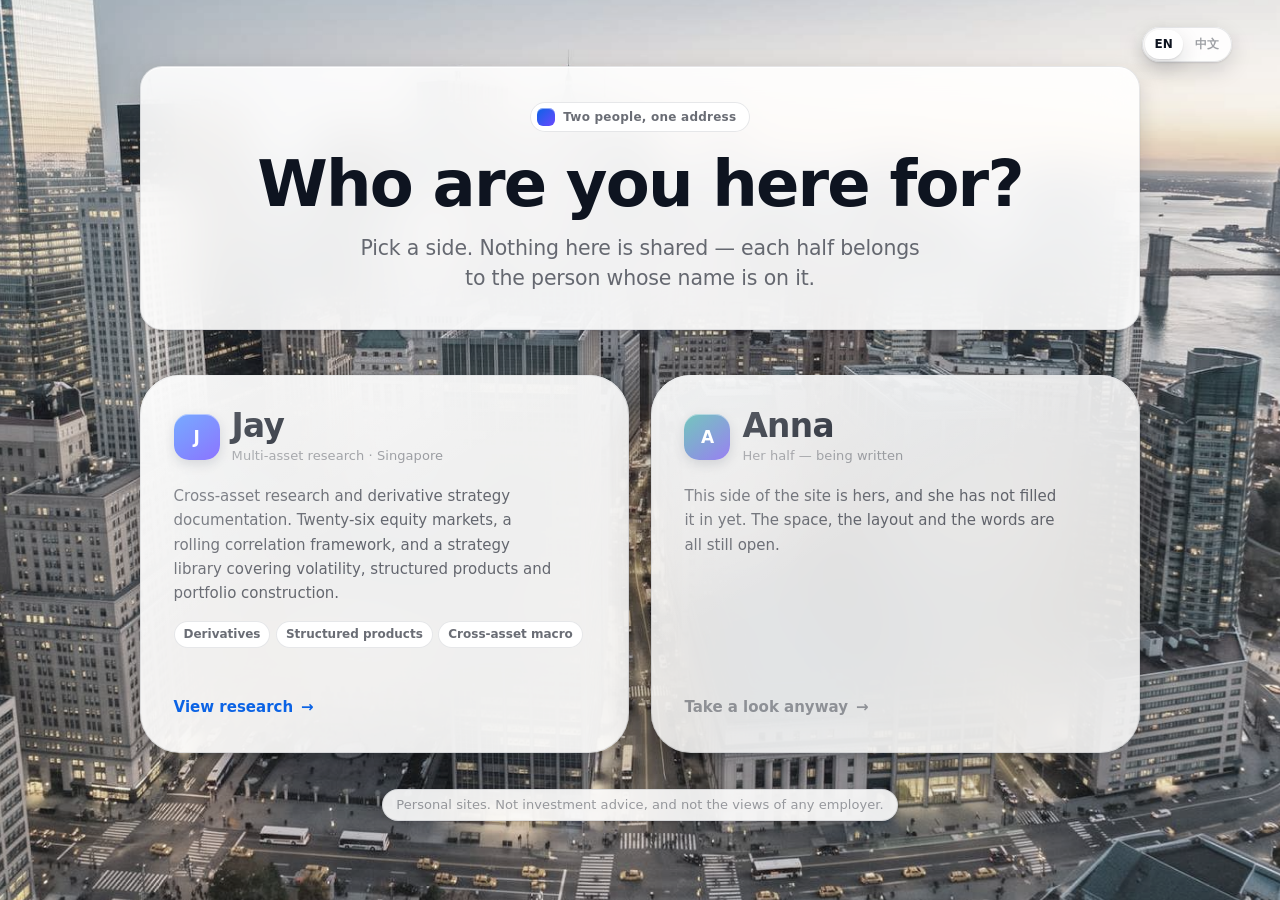
<file: index.html>
<!doctype html>
<html lang="en">
<head>
<meta charset="utf-8">
<meta name="viewport" content="width=device-width, initial-scale=1, viewport-fit=cover">
<title>Jay &amp; Anna</title>
<meta name="description" content="Two people, one address. Jay's half: derivative strategy notes, a cross-asset interaction grid, and an interactive world atlas of market structure.">
<meta name="color-scheme" content="light">
<meta property="og:title" content="Jay &amp; Anna">
<meta property="og:description" content="Multi-asset market structure, derivative strategy notes and an interactive world atlas.">
<meta property="og:type" content="website">
<link rel="icon" href="data:image/svg+xml,<svg xmlns='http://www.w3.org/2000/svg' viewBox='0 0 32 32'><rect width='32' height='32' rx='9' fill='%230b63e5'/><circle cx='16' cy='16' r='7' fill='none' stroke='white' stroke-width='2.4'/><path d='M9 16h14M16 9c3.2 3.6 3.2 10.4 0 14M16 9c-3.2 3.6-3.2 10.4 0 14' stroke='white' stroke-width='1.6' fill='none'/></svg>">
<link rel="stylesheet" href="assets/css/site.css">
</head>
<body>
<div class="backdrop" id="backdrop" aria-hidden="true"></div>
<div class="field" aria-hidden="true"></div>
<a class="skip" href="#main">Skip to content</a>

<header class="chrome" id="chrome" hidden>
  <div class="chrome-in">
    <a class="mark" href="#/" id="chromeMark" title="Back to the front">
      <span class="back" aria-hidden="true">‹</span><span class="mark-dot"></span><span class="who" id="chromeWho">—</span>
    </a>
    <nav class="seg" id="seg" aria-label="Sections">
      <span class="seg-pill" aria-hidden="true"></span>
      <a href="#/base"       data-route="base"       data-i18n="navBase">Base</a>
      <a href="#/strategies" data-route="strategies" data-i18n="navStrategies">Strategies</a>
      <a href="#/signals"    data-route="signals"    data-i18n="navSignals">Signals</a>
      <a href="#/atlas"      data-route="atlas"      data-i18n="navAtlas">Atlas</a>
    </nav>
    <div class="lang" data-lang-switch aria-label="Language / 语言" role="group"></div>
  </div>
</header>

<main id="main">

<!-- ══════════════════ GATE ══════════════════ -->
<section class="route" id="route-gate">
  <div class="gate">
    <div class="lang gate-lang" data-lang-switch aria-label="Language / 语言" role="group"></div>
    <div class="gate-in">
      <div class="gate-head">
        <span class="gate-mark"><span class="mark-dot"></span><span data-fill="gate-eyebrow">—</span></span>
        <h1 data-fill="gate-title">—</h1>
        <p class="t-lede" data-fill="gate-sub">—</p>
      </div>
      <div class="gate-grid" id="gateGrid"></div>
      <p class="t-caption gate-foot"><span data-fill="gate-foot">—</span></p>
    </div>
  </div>
</section>

<!-- ══════════════════ ANNA ══════════════════ -->
<section class="route" id="route-anna">
  <div class="wrap holding">
    <div class="plate">
      <div class="t-label" data-fill="anna-eyebrow">—</div>
      <h1 style="margin-top:0.7rem" data-fill="anna-title">—</h1>
      <p class="t-lede" style="max-width:48ch;margin-top:1.1rem" data-fill="anna-lede">—</p>
      <div class="hero-actions" style="margin-top:1.8rem">
        <a class="btn btn-quiet" href="#/" data-goto="gate" data-i18n="back">Back to the front</a>
      </div>
    </div>
    <div class="grid grid-3" style="margin-top:1.4rem" id="annaSlots"></div>
  </div>
</section>

<!-- ══════════════════ BASE ══════════════════ -->
<section class="route" id="route-base">
  <div class="wrap hero">
    <div class="plate">
      <div class="t-label" data-fill="role">—</div>
      <h1 style="margin-top:0.7rem" data-i18n-html="heroTitle">Cross-asset research and<br>strategy documentation.</h1>
      <p class="t-lede" data-fill="tagline">—</p>
      <div class="hero-actions">
        <a class="btn" href="#/atlas" data-goto="atlas" data-i18n="heroAtlas">Market atlas</a>
        <a class="btn btn-quiet" href="#/strategies" data-goto="strategies" data-i18n="heroShelf">Strategy library</a>
      </div>
    </div>
    <div class="statbar" id="statbar"></div>
  </div>

  <div class="wrap section">
    <div class="section-head">
      <h2 data-i18n="threeTitle">Sections</h2>
      <p class="t-body" data-i18n="threeSub">Strategy documentation, cross-asset analytics, and market structure by country.</p>
    </div>
    <div class="grid grid-3">
      <article class="card pad tap reveal" data-goto="strategies" tabindex="0" role="link">
        <div class="t-label" data-i18n="c1Label">Strategies</div>
        <h3 class="t-head" style="margin:0.5rem 0 0.4rem" data-i18n="c1Head">Strategy library</h3>
        <p class="t-body" style="margin:0;font-size:0.9375rem" data-i18n="c1Body">Derivative and structured-product strategies, each stating its objective, implementation and principal risks.</p>
      </article>
      <article class="card pad tap reveal" data-goto="signals" tabindex="0" role="link">
        <div class="t-label" data-i18n="c2Label">Signals</div>
        <h3 class="t-head" style="margin:0.5rem 0 0.4rem" data-i18n="c2Head">Cross-asset analytics</h3>
        <p class="t-body" style="margin:0;font-size:0.9375rem" data-i18n="c2Body">A rolling correlation matrix across the thirteen instruments that drive multi-asset positioning, with dated commentary.</p>
      </article>
      <article class="card pad tap reveal" data-goto="atlas" tabindex="0" role="link">
        <div class="t-label" data-i18n="c3Label">Atlas</div>
        <h3 class="t-head" style="margin:0.5rem 0 0.4rem" data-i18n="c3Head">Market atlas</h3>
        <p class="t-body" style="margin:0;font-size:0.9375rem" data-i18n="c3Body">Twenty-six equity markets: capitalisation, macro indicators, benchmark sector composition and largest constituents.</p>
      </article>
    </div>
  </div>

</section>

<!-- ══════════════════ STRATEGIES ══════════════════ -->
<section class="route" id="route-strategies">
  <div class="wrap section" style="padding-top:clamp(2rem,6vw,4rem)">
    <div class="section-head">
      <div class="t-label" data-i18n="shelfLabel">Coverage</div>
      <h2 style="margin-top:0.5rem" data-i18n="shelfTitle">Derivative and structured-product strategies</h2>
      <p class="t-body" data-i18n="shelfBody">Each entry states its objective, its implementation and its principal risks. Selection reflects mandates worked on directly rather than a survey of the field. Select an entry for detail.</p>
    </div>
    <div class="grid grid-2" id="stratGrid"></div>
  </div>

  <div class="wrap section" style="padding-top:0">
    <div class="card pad reveal">
      <div class="t-label" data-i18n="skillLabel">Capabilities</div>
      <h2 class="t-title" style="margin:0.5rem 0 1.4rem" data-i18n="skillTitle">Technical coverage</h2>
      <div class="skillrow" id="skillList"></div>
    </div>
  </div>
</section>

<!-- ══════════════════ SIGNALS ══════════════════ -->
<section class="route" id="route-signals">
  <div class="wrap section" style="padding-top:clamp(2rem,6vw,4rem)">
    <div class="section-head">
      <div class="t-label" data-i18n="xaLabel">Cross-asset analytics</div>
      <h2 style="margin-top:0.5rem" data-i18n="xaTitle">Rolling correlation matrix</h2>
      <p class="t-body" data-i18n="xaBody">Pairwise correlation of daily returns across the thirteen instruments that drive multi-asset positioning. Changes in sign carry more information than changes in level.</p>
    </div>

    <div class="card pad reveal">
      <div class="heat-scroll"><table class="heat" id="heatTable"></table></div>
      <div class="legend">
        <span class="t-caption">−1</span>
        <span class="swatches" id="heatLegend"></span>
        <span class="t-caption">+1</span>
        <span class="t-caption" style="margin-left:auto" id="heatWindow"></span>
      </div>
    </div>

    <div class="grid grid-2" style="margin-top:1rem">
      <div class="card pad reveal">
        <div class="t-label" data-i18n="readsLabel">Observations</div>
        <ul id="heatReads" style="margin:0.8rem 0 0;padding-left:1.1rem"></ul>
      </div>
      <div class="card pad reveal">
        <div class="t-label" data-i18n="howLabel">Methodology</div>
        <p class="t-body" style="font-size:0.9375rem" data-i18n="howBody">Computed on the trailing sixty observations common to all thirteen series. Yield and implied-volatility series are differenced rather than returned, since the correlation of a level against a price is not interpretable. A matrix converging toward one indicates diversification has been withdrawn at the point it is required.</p>
        <p class="t-caption" style="margin-bottom:0" data-i18n="howNote">Source series are end-of-day closes. Where a series is unavailable the prior value is retained and marked.</p>
      </div>
    </div>
  </div>

  <div class="wrap section" style="padding-top:0">
    <div class="section-head">
      <div class="t-label" data-i18n="logLabel">Commentary</div>
      <h2 style="margin-top:0.5rem" data-i18n="logTitle">Market commentary</h2>
      <p class="t-body" data-i18n="logBody">Dated entries recording a market development and its positioning consequence. Maintained manually.</p>
    </div>
    <ul class="tl" id="eventList"></ul>
  </div>
</section>

<!-- ══════════════════ ATLAS ══════════════════ -->
<section class="route" id="route-atlas">
  <div class="wrap section" style="padding-top:clamp(2rem,6vw,3rem)">
    <div class="section-head">
      <div class="t-label" data-i18n="atlasLabel">Market atlas</div>
      <h2 style="margin-top:0.5rem" data-i18n="atlasTitle">Coverage by market</h2>
      <p class="t-body" data-i18n="atlasBody">Twenty-six equity markets. Select a metric to colour the map, or select a market for its macro indicators, benchmark sector composition and five largest constituents by capitalisation.</p>
    </div>

    <div class="atlas-shell reveal">
      <div class="map-frame">
        <svg id="map" viewBox="0 0 1000 520" role="img" aria-label="World map coloured by the selected market metric"></svg>
        <div class="map-toolbar"><div class="metric-seg" id="metricSeg" role="group" aria-label="Map metric"></div></div>
        <div class="map-legend">
          <div class="t-label" id="legendLabel">—</div>
          <div class="swatches" id="legendSwatches" style="display:flex;border-radius:4px;overflow:hidden;margin:0.35rem 0 0.25rem"></div>
          <div class="t-caption num" id="legendRange">—</div>
          <div id="legendFresh"></div>
        </div>
        <div class="map-zoom">
          <button class="icon-btn" id="zoomIn"    type="button" aria-label="Zoom in">＋</button>
          <button class="icon-btn" id="zoomOut"   type="button" aria-label="Zoom out">－</button>
          <button class="icon-btn" id="zoomReset" type="button" aria-label="Reset view">⤢</button>
        </div>
        <div class="map-tip" id="mapTip" role="status" aria-live="polite"></div>
      </div>
    </div>

    <div style="display:flex;flex-wrap:wrap;gap:0.4rem;margin-top:1.1rem" id="countryList"></div>
    <p class="t-caption atlas-note" style="margin-top:1.2rem;max-width:70ch" data-fill="disclaimer"></p>
  </div>
</section>

</main>

<footer class="foot" id="foot">
  <div class="wrap"><div class="foot-inner foot-grid">
    <div>
      <div class="mark" style="margin-bottom:0.4rem"><span class="mark-dot"></span><span data-fill="owner">—</span></div>
      <div class="t-caption" data-fill="footnote">—</div>
    </div>
    <div id="footLinks" class="t-caption"></div>
  </div></div>
</footer>

<div class="scrim" id="scrim"></div>
<aside class="sheet" id="sheet" role="dialog" aria-modal="true" aria-label="Detail" aria-hidden="true">
  <div class="sheet-grip"><i></i></div>
  <div class="sheet-body" id="sheetBody"></div>
</aside>

<!-- Order matters: data → live overlay → translations → geometry → features → shell (app.js boots last). -->
<script src="assets/js/data.js"></script>
<script src="assets/js/market.js"></script>
<script src="assets/js/i18n.js"></script>
<script src="assets/js/world.js"></script>
<script src="assets/js/heat.js"></script>
<script src="assets/js/atlas.js"></script>
<script src="assets/js/app.js"></script>
</body>
</html>
</file>
<file: assets/css/site.css>
/* ============================================================
   Intelligence Base — frost white
   One committed light world: soft colour wash behind real glass.
   Apple foundations — size-specific tracking, translucent materials
   with a bright catching edge, spring-driven interruptible motion.
   ============================================================ */

/* ---------- Tokens ---------- */
:root {
  color-scheme: light;

  /* Ground — cool, never pure white; the wash is what glass reads against */
  --bg:      #edf0f6;
  --bg-deep: #e3e8f1;
  --wash-a:  #b9d3ff;   /* cool blue    */
  --wash-b:  #d8ccff;   /* soft violet  */
  --wash-c:  #bfeade;   /* pale mint    */
  --wash-d:  #ffd9e4;   /* faint rose   */

  /* Materials — weight encodes hierarchy. Never stack thin on thin. */
  --frost:        rgba(255,255,255,0.62);
  --frost-strong: rgba(255,255,255,0.82);
  --frost-thin:   rgba(255,255,255,0.40);
  --solid:        #ffffff;
  --sunk:         rgba(14,20,32,0.035);
  --edge:         rgba(255,255,255,0.88);   /* light catching the top face */
  --hairline:      rgba(14,22,40,0.11);
  --hairline-soft: rgba(14,22,40,0.06);

  --blur-sm: saturate(170%) blur(14px);
  --blur-md: saturate(180%) blur(24px);
  --blur-lg: saturate(190%) blur(40px);

  /* Ink — cool near-black, never pure */
  --ink:   #0e1420;
  --ink-2: rgba(14,20,32,0.62);
  --ink-3: rgba(14,20,32,0.40);

  --accent:   #0b63e5;
  --accent-2: #6b49ff;
  --pos:      #0e7a63;
  --neg:      #c62b3e;
  --warn:     #b3690a;

  /* Sequential ramp (magnitude): one hue, light → dark */
  --ramp-0: #e4e9f3;
  --ramp-1: #c5d4ef;
  --ramp-2: #97b6e6;
  --ramp-3: #6394da;
  --ramp-4: #3a6fc4;
  --ramp-5: #1f4b96;

  /* Diverging ramp (polarity): two hues + neutral midpoint.
     Red↔teal, not red↔green — it survives deuteranopia. */
  --div-n3: #b0243a;
  --div-n2: #d95f4d;
  --div-n1: #f0aa96;
  --div-0:  #e7e6e2;
  --div-p1: #8fc9c5;
  --div-p2: #2f9a94;
  --div-p3: #0d6d6a;

  /* Bigger surfaces read as thicker: more blur, deeper shadow */
  --shadow-1: 0 1px 2px rgba(13,24,48,.05), 0 6px 18px rgba(13,24,48,.05);
  --shadow-2: 0 1px 3px rgba(13,24,48,.06), 0 18px 44px rgba(13,24,48,.09);
  --shadow-3: 0 2px 6px rgba(13,24,48,.07), 0 34px 80px rgba(13,24,48,.13);

  --r-sm: 10px;
  --r-md: 16px;
  --r-lg: 22px;
  --r-xl: 30px;
  --r-2xl: 40px;
  --gut: clamp(1.25rem, 4vw, 3rem);
  --maxw: 1180px;
}

/* ---------- Reset & base type ---------- */
*, *::before, *::after { box-sizing: border-box; }
html { -webkit-text-size-adjust: 100%; }

body {
  margin: 0;
  background: var(--bg);
  color: var(--ink);
  font: 100%/1.55 -apple-system, BlinkMacSystemFont, "SF Pro Text", "Segoe UI", system-ui, sans-serif;
  font-optical-sizing: auto;
  -webkit-font-smoothing: antialiased;
  overflow-x: hidden;
}

/* Tracking is size-specific — never one value for every size. */
h1, .t-display {
  font-size: clamp(2.25rem, 5.5vw, 4rem);
  line-height: 1.03; letter-spacing: -0.028em; font-weight: 700; margin: 0;
}
h2, .t-title {
  font-size: clamp(1.5rem, 2.6vw, 2.125rem);
  line-height: 1.14; letter-spacing: -0.021em; font-weight: 650; margin: 0;
}
h3, .t-head {
  font-size: 1.0625rem; line-height: 1.3; letter-spacing: -0.012em; font-weight: 620; margin: 0;
}
p, li { letter-spacing: 0; }
.t-body   { font-size: 1rem; line-height: 1.62; color: var(--ink-2); }
.t-lede   { font-size: clamp(1.0625rem, 1.6vw, 1.3125rem); line-height: 1.5; letter-spacing: -0.008em; color: var(--ink-2); }
.t-caption{ font-size: 0.8125rem; line-height: 1.45; letter-spacing: 0.005em; color: var(--ink-3); }
.t-label  { font-size: 0.6875rem; font-weight: 640; text-transform: uppercase; letter-spacing: 0.075em; color: var(--ink-3); }
.num { font-variant-numeric: tabular-nums; font-feature-settings: "tnum" 1; }

a { color: var(--accent); text-decoration: none; }
a:hover { text-decoration: underline; }
.pos { color: var(--pos); }
.neg { color: var(--neg); }

/* ---------- Chinese ----------------------------------------------
   Latin tracking rules invert for CJK: the negative letter-spacing that
   tightens a large Latin headline mangles Chinese glyphs, and Chinese
   body text needs more leading, not less. Numerals stay Latin. */
html[lang="zh-Hans"] body {
  font-family: -apple-system, BlinkMacSystemFont, "PingFang SC", "Hiragino Sans GB",
               "Microsoft YaHei", "Noto Sans SC", "Source Han Sans SC", system-ui, sans-serif;
  line-height: 1.72;
}
html[lang="zh-Hans"] h1, html[lang="zh-Hans"] h2, html[lang="zh-Hans"] h3,
html[lang="zh-Hans"] .t-display, html[lang="zh-Hans"] .t-title,
html[lang="zh-Hans"] .t-head, html[lang="zh-Hans"] .t-lede,
html[lang="zh-Hans"] .door h2, html[lang="zh-Hans"] .btn,
html[lang="zh-Hans"] .seg a, html[lang="zh-Hans"] .statbar .v,
html[lang="zh-Hans"] .kv .v { letter-spacing: 0; }

html[lang="zh-Hans"] h1, html[lang="zh-Hans"] .t-display { line-height: 1.2; font-weight: 700; }
html[lang="zh-Hans"] h2, html[lang="zh-Hans"] .t-title   { line-height: 1.32; }
html[lang="zh-Hans"] .t-body   { line-height: 1.85; }
html[lang="zh-Hans"] .t-lede   { line-height: 1.72; }
html[lang="zh-Hans"] .t-caption{ line-height: 1.7; }
html[lang="zh-Hans"] .t-label  { letter-spacing: 0.06em; }
html[lang="zh-Hans"] .door h2  { line-height: 1.22; }
html[lang="zh-Hans"] .door .door-sum { max-width: 26em; }
html[lang="zh-Hans"] .gate-head p { max-width: 27em; }   /* stops a one-word orphan line */
html[lang="zh-Hans"] .section-head .t-body { max-width: 40em; }
html[lang="zh-Hans"] .hero .t-lede { max-width: 24em; }
html[lang="zh-Hans"] table.heat th { font-weight: 600; }

.wrap { max-width: var(--maxw); margin: 0 auto; padding-inline: var(--gut); }

/* ---------- Photographic backdrop --------------------------------
   Optional. Configured in data.js → window.BACKDROP. With no images
   listed, nothing renders here and the colour wash below stands alone.

   Legibility is enforced structurally, not by taste: the photograph is
   desaturated and blurred, held at low opacity, and covered by a scrim
   that is heaviest exactly where the chrome and the reading column sit.
   Frosted panels then sit on top of all of it.                        */
.backdrop { position: fixed; inset: 0; z-index: -3; overflow: hidden; pointer-events: none; }

.backdrop-layer {
  position: absolute; inset: -6%;
  background-size: cover; background-position: center 45%;
  filter: blur(var(--photo-blur, 2px)) saturate(0.55) contrast(0.88) brightness(1.06);
  opacity: 0;
  transition: opacity 2.6s cubic-bezier(.4,0,.2,1);
  will-change: opacity, transform;
  animation: photoDrift 52s ease-in-out infinite alternate;
}
.backdrop-layer.is-on { opacity: var(--photo-opacity, 0.18); }

/* A slow dolly, not a zoom. One cycle per 52s sits well below the
   0.2 Hz band that reads as pulsing. */
@keyframes photoDrift {
  from { transform: scale(1.05) translate3d(-1.2%, 0.6%, 0); }
  to   { transform: scale(1.13) translate3d(1.2%, -0.9%, 0); }
}

/* No scrim. Legibility is carried by the panels, not by washing the
   photograph out. */

/* The photograph replaces the colour wash rather than sitting under it. */
body.has-photo .field { display: none; }

/* ---------- Materials over a photograph ---------------------------
   A 62%-white panel reads as glass over a pale wash and as mid-grey over
   a dusk photograph, which would take dark text below AA. With an image
   behind, every surface becomes markedly more opaque and every shadow
   deepens, so panels separate from the city rather than dissolving into
   it. The tokens change; no component needs to know.                  */
body.has-photo {
  --frost:        rgba(255,255,255,0.90);
  --frost-strong: rgba(255,255,255,0.96);
  --frost-thin:   rgba(255,255,255,0.86);
  --solid:        #ffffff;
  --sunk:         rgba(14,20,32,0.05);
  --hairline:      rgba(14,22,40,0.16);
  --hairline-soft: rgba(14,22,40,0.10);
  --shadow-1: 0 1px 2px rgba(8,14,28,.10), 0 8px 22px rgba(8,14,28,.14);
  --shadow-2: 0 2px 6px rgba(8,14,28,.12), 0 22px 50px rgba(8,14,28,.22);
  --shadow-3: 0 3px 10px rgba(8,14,28,.16), 0 40px 90px rgba(8,14,28,.30);
}

/* ---------- Plate ------------------------------------------------
   Any run of text that would otherwise sit directly on the photograph.
   Without an image behind, a plate is invisible — the page looks exactly
   as it did before. */
.plate { border-radius: var(--r-lg); }
body.has-photo .plate,
body.has-photo .section-head,
body.has-photo .tl,
body.has-photo .gate-head,
body.has-photo .atlas-note,
body.has-photo .foot-inner {
  background: var(--frost);
  backdrop-filter: var(--blur-md); -webkit-backdrop-filter: var(--blur-md);
  border: 1px solid var(--hairline-soft);
  border-radius: var(--r-lg);
  box-shadow: var(--shadow-1), inset 0 1px 0 var(--edge);
  padding: clamp(1.2rem, 2.6vw, 1.9rem);
}
body.has-photo .gate-head { padding: clamp(1.5rem, 3vw, 2.2rem); }
body.has-photo .section-head { margin-bottom: 1.75rem; }
body.has-photo .tl { padding-left: clamp(1.9rem, 3.4vw, 2.6rem); }
body.has-photo .tl::before { left: calc(clamp(1.2rem, 2.6vw, 1.9rem) + 7px); }
body.has-photo .tl li::before { box-shadow: 0 0 0 3px rgba(255,255,255,0.92); }
body.has-photo .hero { padding-bottom: clamp(1.4rem, 3vw, 2.2rem); }
body.has-photo .statbar { box-shadow: 0 0 0 1px var(--hairline-soft), var(--shadow-2); }

/* The chrome is the one surface that always overlaps the image. */
body.has-photo .chrome { background: rgba(255,255,255,0.90); }
/* Measured: the two thinnest surfaces were the only ones that fell below
   AA over the photograph. Both are lifted just far enough. */
/* A chip is 26px tall. Translucency at that size reads as noise, not as
   material, and it was the one element that would not clear AA over a
   busy frame of the photograph. */
body.has-photo .chip { background: #fff; }
body.has-photo .door.is-quiet { background: rgba(255,255,255,0.84); }
body.has-photo .door.is-quiet:hover { background: rgba(255,255,255,0.92); }
body.has-photo footer.foot { border-top: 0; }

/* ---------- The wash the glass sits on ---------- */

@media (prefers-reduced-motion: reduce) {
  .backdrop-layer { animation: none; transition: none; }
}
/* Legibility outranks atmosphere: when either preference is set, the
   photograph goes entirely. */
@media (prefers-reduced-transparency: reduce) {
  .backdrop { display: none; }
  body.has-photo .field { display: block; opacity: 0.72; }
  body.has-photo .plate, body.has-photo .section-head, body.has-photo .tl,
  body.has-photo .gate-head, body.has-photo .atlas-note, body.has-photo .foot-inner {
    background: #fff; backdrop-filter: none; -webkit-backdrop-filter: none;
  }
}
@media (prefers-contrast: more) {
  .backdrop { display: none; }
  body.has-photo .field { display: block; opacity: 0.18; }
}

/* ---------- The wash the glass sits on ---------- */
.field {
  position: fixed; inset: -10vmax; z-index: -1; pointer-events: none;
  background:
    radial-gradient(46vw 40vw at 74% -6%,  var(--wash-a), transparent 62%),
    radial-gradient(40vw 36vw at 12% 4%,   var(--wash-b), transparent 60%),
    radial-gradient(44vw 34vw at 88% 74%,  var(--wash-c), transparent 62%),
    radial-gradient(34vw 30vw at 4% 82%,   var(--wash-d), transparent 60%),
    var(--bg);
  opacity: .72;
}

/* ---------- Chrome ---------- */
.chrome {
  position: sticky; top: 0; z-index: 40;
  background: var(--frost);
  backdrop-filter: var(--blur-md); -webkit-backdrop-filter: var(--blur-md);
  border-bottom: 1px solid var(--hairline-soft);
  box-shadow: inset 0 1px 0 var(--edge);
}
.chrome[hidden] { display: none !important; }
.chrome-in {
  max-width: var(--maxw); margin: 0 auto; padding: 0 var(--gut);
  height: 58px; display: flex; align-items: center; gap: 0.75rem;
}
.mark {
  display: flex; align-items: center; gap: 0.55rem;
  font-weight: 660; letter-spacing: -0.015em; font-size: 0.9375rem;
  color: var(--ink); text-decoration: none; white-space: nowrap;
  padding: 0.3rem 0.55rem 0.3rem 0.35rem; margin-left: -0.35rem; border-radius: 999px;
  transition: background 200ms ease-out, transform 110ms cubic-bezier(.22,.61,.36,1);
}
.mark:hover { text-decoration: none; background: var(--frost-thin); }
.mark:active { transform: scale(0.96); }
.mark-dot {
  width: 18px; height: 18px; border-radius: 6px; flex: none;
  background: linear-gradient(135deg, var(--accent), var(--accent-2));
  box-shadow: inset 0 1px 0 rgba(255,255,255,.5);
}
.mark .back { color: var(--ink-3); font-size: 1rem; line-height: 1; margin-right: 0.1rem; }

/* Segmented control — the pill is a spring-driven transform */
.seg {
  position: relative; margin-left: auto;
  display: flex; align-items: center; gap: 2px;
  padding: 3px; border-radius: 999px;
  background: var(--frost-thin);
  box-shadow: inset 0 0 0 1px var(--hairline-soft);
}
.seg[hidden] { display: none !important; }
.seg-pill {
  position: absolute; top: 3px; left: 0; height: calc(100% - 6px);
  border-radius: 999px; background: var(--solid);
  box-shadow: var(--shadow-1), inset 0 1px 0 rgba(255,255,255,.9);
  will-change: transform, width; pointer-events: none;
}
.seg a {
  position: relative; z-index: 1;
  padding: 0.38rem 0.82rem; border-radius: 999px;
  font-size: 0.8125rem; font-weight: 560; letter-spacing: -0.003em;
  color: var(--ink-2); text-decoration: none; white-space: nowrap;
  transition: color 160ms ease-out, transform 110ms ease-out;
}
.seg a:hover { color: var(--ink); text-decoration: none; }
.seg a:active { transform: scale(0.96); }
.seg a[aria-current="page"] { color: var(--ink); }

/* Language control — same segmented grammar as the section nav */
.lang {
  position: relative; flex: none;
  display: flex; align-items: center; gap: 2px;
  padding: 3px; border-radius: 999px;
  background: var(--frost-thin);
  box-shadow: inset 0 0 0 1px var(--hairline-soft);
}
.lang-pill {
  position: absolute; top: 3px; left: 0; height: calc(100% - 6px);
  border-radius: 999px; background: var(--solid);
  box-shadow: var(--shadow-1), inset 0 1px 0 rgba(255,255,255,.9);
  will-change: transform, width; pointer-events: none;
}
.lang button {
  position: relative; z-index: 1;
  border: 0; background: transparent; cursor: pointer;
  font: inherit; font-size: 0.75rem; font-weight: 620; letter-spacing: 0.01em;
  color: var(--ink-3); padding: 0.34rem 0.62rem; border-radius: 999px;
  transition: color 160ms ease-out, transform 110ms ease-out;
}
.lang button:hover { color: var(--ink-2); }
.lang button:active { transform: scale(0.94); }
.lang button[aria-pressed="true"] { color: var(--ink); }

/* The gate has no chrome, so it carries its own copy, floated top-right. */
.gate-lang {
  position: absolute; z-index: 5;
  top: clamp(1rem, 3vh, 1.75rem); right: var(--gut);
  background: var(--frost);
  backdrop-filter: var(--blur-md); -webkit-backdrop-filter: var(--blur-md);
  box-shadow: inset 0 0 0 1px var(--hairline-soft), inset 0 1px 0 var(--edge), var(--shadow-1);
}

.icon-btn {
  width: 32px; height: 32px; flex: none;
  display: grid; place-items: center;
  border: 0; border-radius: 999px; cursor: pointer;
  background: var(--frost-strong); color: var(--ink-2);
  box-shadow: inset 0 0 0 1px var(--hairline-soft), var(--shadow-1);
  transition: transform 110ms ease-out, color 160ms ease-out;
}
.icon-btn:active { transform: scale(0.92); }
.icon-btn:hover { color: var(--ink); }

/* ---------- Glass surfaces ---------- */
.card {
  background: var(--frost);
  backdrop-filter: var(--blur-sm); -webkit-backdrop-filter: var(--blur-sm);
  border: 1px solid var(--hairline-soft);
  border-radius: var(--r-lg);
  box-shadow: var(--shadow-1), inset 0 1px 0 var(--edge);
}
.card-solid { background: var(--solid); backdrop-filter: none; }
.pad { padding: clamp(1.1rem, 2.4vw, 1.6rem); }

.tap { cursor: pointer; user-select: none; -webkit-tap-highlight-color: transparent;
  transition: transform 110ms cubic-bezier(.22,.61,.36,1), box-shadow 260ms ease-out, background 260ms ease-out; }
.tap:hover { background: var(--frost-strong); box-shadow: var(--shadow-2), inset 0 1px 0 var(--edge); }
.tap.is-pressed { transform: scale(0.985); }

.chip {
  display: inline-flex; align-items: center; gap: 0.35rem;
  padding: 0.24rem 0.62rem; border-radius: 999px;
  font-size: 0.75rem; font-weight: 560;
  background: var(--frost-strong); color: var(--ink-2);
  box-shadow: inset 0 0 0 1px var(--hairline-soft);
}
.chip-accent { color: var(--accent); background: color-mix(in oklab, var(--accent) 10%, white); }

.btn {
  display: inline-flex; align-items: center; gap: 0.45rem;
  padding: 0.66rem 1.1rem; border: 0; border-radius: 999px;
  font: inherit; font-size: 0.9375rem; font-weight: 570; letter-spacing: -0.006em;
  cursor: pointer; text-decoration: none;
  background: var(--ink); color: #fff;
  box-shadow: var(--shadow-1);
  transition: transform 110ms cubic-bezier(.22,.61,.36,1), opacity 160ms ease-out;
}
.btn:hover { text-decoration: none; opacity: 0.9; }
.btn:active { transform: scale(0.97); }
.btn-quiet {
  background: var(--frost-strong); color: var(--ink);
  box-shadow: inset 0 0 0 1px var(--hairline), var(--shadow-1);
}

/* ---------- Routes ---------- */
.route { display: none; }
.route.is-active { display: block; }
.route.is-entering { animation: routeIn 340ms cubic-bezier(.22,.61,.36,1) both; }
@keyframes routeIn {
  from { opacity: 0; transform: translate3d(0, 10px, 0); }
  to   { opacity: 1; transform: none; }
}

.reveal { opacity: 0; transform: translate3d(0, 14px, 0); }
.reveal.is-in { opacity: 1; transform: none;
  transition: opacity 520ms cubic-bezier(.22,.61,.36,1), transform 520ms cubic-bezier(.22,.61,.36,1); }

/* ============================================================
   THE GATE — full-height chooser
   ============================================================ */
#route-gate.is-active { display: flex; }
.gate {
  position: relative;
  min-height: 100svh; width: 100%;
  display: flex; flex-direction: column; justify-content: center;
  padding: clamp(2.5rem, 7vh, 5rem) var(--gut);
}
.gate-in { max-width: 1000px; margin: 0 auto; width: 100%; }

.gate-head { text-align: center; margin-bottom: clamp(2rem, 5vh, 3.25rem); }
.gate-mark {
  display: inline-flex; align-items: center; gap: 0.5rem;
  padding: 0.34rem 0.85rem 0.34rem 0.45rem; border-radius: 999px;
  background: var(--frost); backdrop-filter: var(--blur-sm); -webkit-backdrop-filter: var(--blur-sm);
  box-shadow: inset 0 0 0 1px var(--hairline-soft), inset 0 1px 0 var(--edge);
  font-size: 0.75rem; font-weight: 600; letter-spacing: 0.02em; color: var(--ink-2);
}
.gate-head h1 { margin-top: 1.15rem; }
.gate-head p { margin: 0.9rem auto 0; max-width: 44ch; }

.gate-grid { display: grid; gap: clamp(0.9rem, 2vw, 1.35rem); grid-template-columns: 1fr; }
@media (min-width: 760px) { .gate-grid { grid-template-columns: 1fr 1fr; } }

.door {
  position: relative; display: flex; flex-direction: column;
  min-height: clamp(300px, 42vh, 400px);
  padding: clamp(1.5rem, 3.2vw, 2.1rem);
  border: 0; text-align: left; font: inherit; color: var(--ink);
  border-radius: var(--r-2xl);
  background: var(--frost);
  backdrop-filter: var(--blur-lg); -webkit-backdrop-filter: var(--blur-lg);
  box-shadow: inset 0 0 0 1px var(--hairline-soft), inset 0 1px 0 var(--edge), var(--shadow-2);
  cursor: pointer; overflow: hidden;
  transition: transform 140ms cubic-bezier(.22,.61,.36,1),
              box-shadow 320ms cubic-bezier(.22,.61,.36,1),
              background 320ms ease-out;
}
.door::after {           /* the sheen that makes it read as glass, not paper */
  content: ""; position: absolute; inset: 0; pointer-events: none;
  background: linear-gradient(150deg, rgba(255,255,255,.55), rgba(255,255,255,0) 42%);
  opacity: .8;
}
.door:hover { background: var(--frost-strong); box-shadow: inset 0 0 0 1px var(--hairline), inset 0 1px 0 var(--edge), var(--shadow-3); }
.door.is-pressed { transform: scale(0.982); }
.door:focus-visible { outline: 2px solid var(--accent); outline-offset: 4px; }

.door-top { display: flex; align-items: center; gap: 0.75rem; }
.door-avatar {
  width: 46px; height: 46px; border-radius: 15px; flex: none;
  display: grid; place-items: center;
  font-size: 1.0625rem; font-weight: 680; letter-spacing: -0.02em; color: #fff;
  box-shadow: inset 0 1px 0 rgba(255,255,255,.45), 0 4px 12px rgba(13,24,48,.18);
}
.door-avatar.a { background: linear-gradient(140deg, #2f7dff, #6b49ff); }
.door-avatar.b { background: linear-gradient(140deg, #2aa79b, #7c58f0); }
.door h2 { font-size: clamp(1.55rem, 2.9vw, 2.05rem); line-height: 1.06; }
.door .door-role { display: block; margin-top: 0.2rem; }
.door .door-sum { margin-top: 1.15rem; max-width: 40ch; font-size: 0.9375rem; }

/* A reserved door shows its emptiness on purpose, rather than looking broken. */
.door-empty { margin-top: 1.5rem; display: grid; gap: 0.6rem; max-width: 20rem; }
.door-empty i {
  display: block; height: 12px; border-radius: 999px;
  background: rgba(14,22,40,.055);
  box-shadow: inset 0 1px 0 rgba(255,255,255,.6);
}
.door-empty i:nth-child(2) { width: 74%; }
.door-empty i:nth-child(3) { width: 48%; }
.door-chips { display: flex; flex-wrap: wrap; gap: 0.35rem; margin-top: 1rem; }
.door-foot { margin-top: auto; padding-top: 1.4rem; display: flex; align-items: center; gap: 0.5rem;
  font-size: 0.9375rem; font-weight: 580; color: var(--accent); }
.door-foot .arrow { transition: transform 240ms cubic-bezier(.22,.61,.36,1); }
.door:hover .door-foot .arrow { transform: translateX(4px); }

.door.is-quiet .door-foot { color: var(--ink-3); }
.door.is-quiet { background: var(--frost-thin); }
.door.is-quiet:hover { background: var(--frost); }

.gate-foot { text-align: center; margin-top: clamp(1.6rem, 4vh, 2.4rem); }
body.has-photo .gate-foot > span {
  display: inline-block; padding: 0.4rem 0.9rem; border-radius: 999px;
  background: var(--frost); backdrop-filter: var(--blur-sm); -webkit-backdrop-filter: var(--blur-sm);
  box-shadow: inset 0 0 0 1px var(--hairline-soft), var(--shadow-1);
}

/* Leaving the gate — the chosen door opens toward you, the rest recede.
   Coming back reverses the same path, so the space stays coherent. */
.gate-head, .gate-foot, .door {
  transition: opacity 300ms cubic-bezier(.22,.61,.36,1), transform 300ms cubic-bezier(.22,.61,.36,1);
}
.gate.is-exiting .gate-head,
.gate.is-exiting .gate-foot { opacity: 0; transform: translate3d(0,-8px,0); }
.gate.is-exiting .door { opacity: 0; transform: scale(0.965); }
.gate.is-exiting .door.is-chosen { opacity: 0; transform: scale(1.035); }

.door.is-returning { animation: doorBack 380ms cubic-bezier(.22,.61,.36,1) both; }
@keyframes doorBack {
  from { opacity: 0; transform: scale(1.035); }
  to   { opacity: 1; transform: none; }
}
@media (prefers-reduced-motion: reduce) {
  .gate.is-exiting .door, .gate.is-exiting .door.is-chosen,
  .gate.is-exiting .gate-head, .gate.is-exiting .gate-foot { transform: none; }
  .door.is-returning { animation: none; }
}

/* ---------- Anna's holding page ---------- */
.holding { padding: clamp(3rem, 9vh, 6rem) 0 clamp(3rem, 8vh, 5rem); }
.slot {
  border-radius: var(--r-lg); padding: clamp(1.2rem, 2.6vw, 1.7rem);
  background: var(--frost-thin);
  border: 1px dashed var(--hairline);
  box-shadow: inset 0 1px 0 rgba(255,255,255,.6);
}
.slot .t-head { color: var(--ink-2); }

/* ---------- Hero & stats ---------- */
.hero { padding: clamp(2.5rem, 7vw, 5rem) 0 clamp(2rem, 5vw, 3.5rem); }
.hero .t-lede { max-width: 46ch; margin: 1.1rem 0 0; }
.hero-actions { display: flex; flex-wrap: wrap; gap: 0.6rem; margin-top: 1.8rem; }

.statbar {
  display: grid; grid-template-columns: repeat(auto-fit, minmax(140px, 1fr));
  gap: 1px; margin-top: 2.5rem;
  background: var(--hairline-soft);
  border-radius: var(--r-md); overflow: hidden;
  box-shadow: 0 0 0 1px var(--hairline-soft), var(--shadow-1);
}
.statbar > div {
  background: var(--frost-strong);
  backdrop-filter: var(--blur-sm); -webkit-backdrop-filter: var(--blur-sm);
  padding: 0.95rem 1.05rem;
}
.statbar .v { font-size: 1.3125rem; font-weight: 640; letter-spacing: -0.018em; line-height: 1.2; }

.section { padding: clamp(2.5rem, 6vw, 4.5rem) 0; }
.section-head { margin-bottom: 1.75rem; }
.section-head .t-body { max-width: 62ch; margin: 0.55rem 0 0; }

.grid { display: grid; gap: 1rem; }
.grid-2 { grid-template-columns: repeat(auto-fit, minmax(280px, 1fr)); }
.grid-3 { grid-template-columns: repeat(auto-fit, minmax(230px, 1fr)); }

/* ---------- Strategy cards ---------- */
.strat { display: flex; flex-direction: column; gap: 0.7rem; }
.strat .payoff { width: 100%; height: 96px; display: block; overflow: visible; }
.strat-meta { display: flex; flex-wrap: wrap; gap: 0.35rem; margin-top: auto; padding-top: 0.35rem; }

.skillrow { display: grid; grid-template-columns: 1fr; gap: 0.85rem; }
.skill { display: grid; grid-template-columns: 1fr auto; align-items: baseline; gap: 0.5rem 1rem; }
.skill-bar { grid-column: 1 / -1; height: 5px; border-radius: 999px; background: var(--sunk); overflow: hidden;
  box-shadow: inset 0 0 0 1px var(--hairline-soft); }
.skill-bar > i { display: block; height: 100%; width: 0; border-radius: 999px;
  background: linear-gradient(90deg, var(--accent), var(--accent-2));
  transition: width 900ms cubic-bezier(.22,.61,.36,1); }

/* ---------- Heat grid ---------- */
.heat-scroll { overflow-x: auto; -webkit-overflow-scrolling: touch; padding-bottom: 0.5rem; }
table.heat { border-collapse: separate; border-spacing: 2px; font-size: 0.75rem; }
table.heat th { font-weight: 560; color: var(--ink-2); padding: 0.3rem 0.4rem; white-space: nowrap; text-align: right; }
table.heat thead th { text-align: center; font-size: 0.6875rem; }
table.heat td {
  width: 46px; height: 34px; min-width: 46px;
  text-align: center; border-radius: 6px;
  font-variant-numeric: tabular-nums; color: var(--ink); cursor: default;
  transition: transform 140ms cubic-bezier(.22,.61,.36,1), box-shadow 140ms ease-out;
}
table.heat td:hover { transform: scale(1.14); box-shadow: var(--shadow-2); z-index: 2; position: relative; }
table.heat td.self { opacity: 0.3; }

.legend { display: flex; align-items: center; gap: 0.5rem; margin-top: 0.9rem; flex-wrap: wrap; }
.legend .swatches { display: flex; border-radius: 4px; overflow: hidden; box-shadow: 0 0 0 1px var(--hairline-soft); }
.legend .swatches i { width: 26px; height: 12px; display: block; }

/* ---------- Freshness ---------------------------------------------
   Three states, visually distinct at a glance: a live dot, a greyed
   "N days old", or a neutral "snapshot" label for curated figures. */
.fresh {
  display: inline-flex; align-items: center; gap: 0.32rem;
  padding: 0.16rem 0.5rem; border-radius: 999px;
  font-size: 0.6875rem; font-weight: 580; letter-spacing: 0.01em;
  white-space: nowrap; vertical-align: middle;
  background: var(--frost-strong); color: var(--ink-3);
  box-shadow: inset 0 0 0 1px var(--hairline-soft);
}
.fresh + .fresh { margin-left: 0.3rem; }
.fresh.is-live { color: var(--pos); }
.fresh.is-live > i {
  width: 6px; height: 6px; border-radius: 999px; flex: none;
  background: var(--pos); box-shadow: 0 0 0 2px color-mix(in oklab, var(--pos) 22%, transparent);
}
.fresh.is-stale {
  color: var(--warn);
  background: color-mix(in oklab, var(--warn) 10%, white);
  box-shadow: inset 0 0 0 1px color-mix(in oklab, var(--warn) 28%, transparent);
  cursor: help;
}
.fresh.is-curated { color: var(--ink-3); }
.fresh.is-count { font-variant-numeric: tabular-nums; }
.fresh.is-proxy {
  color: var(--accent); cursor: help;
  background: color-mix(in oklab, var(--accent) 9%, white);
  box-shadow: inset 0 0 0 1px color-mix(in oklab, var(--accent) 24%, transparent);
}

/* Stale data is shown, never hidden — but it stops looking authoritative. */
.is-dim { opacity: 0.5; }
table.heat.is-stale td { opacity: 0.42; }
table.heat.is-stale th { color: var(--ink-3); }

#heatWindow { display: inline-flex; align-items: center; gap: 0.45rem; flex-wrap: wrap; }
#legendFresh { margin-top: 0.35rem; display: flex; flex-wrap: wrap; gap: 0.25rem; }
.kv .fresh { margin-top: 0.28rem; }

@media (prefers-reduced-transparency: reduce) { .fresh { background: #fff; } }

/* ---------- Timeline ---------- */
.tl { list-style: none; margin: 0; padding: 0; position: relative; }
.tl::before { content: ""; position: absolute; left: 7px; top: 6px; bottom: 6px; width: 1px; background: var(--hairline); }
.tl li { position: relative; padding: 0 0 1.35rem 2rem; }
.tl li::before {
  content: ""; position: absolute; left: 2px; top: 6px;
  width: 11px; height: 11px; border-radius: 999px;
  background: var(--accent); box-shadow: 0 0 0 3px var(--bg);
}
.tl li[data-tone="risk"]::before { background: var(--neg); }
.tl li[data-tone="watch"]::before { background: var(--warn); }

/* ---------- Atlas ---------- */
.map-frame {
  position: relative; border-radius: var(--r-lg); overflow: hidden;
  background: linear-gradient(180deg, rgba(255,255,255,.55), rgba(255,255,255,.2)), var(--bg-deep);
  backdrop-filter: var(--blur-sm); -webkit-backdrop-filter: var(--blur-sm);
  border: 1px solid var(--hairline-soft);
  box-shadow: var(--shadow-2), inset 0 1px 0 var(--edge);
  touch-action: none;
}
#map { display: block; width: 100%; height: auto; cursor: grab; }
#map.is-dragging { cursor: grabbing; }
#map path.country { fill: var(--ramp-0); stroke: rgba(255,255,255,.85); stroke-width: 0.35; vector-effect: non-scaling-stroke; }
#map path.country.has-data { cursor: pointer; }
#map path.country.is-hot { stroke: var(--ink); stroke-width: 1.1; }
/* City-state markers keep a dark ring so a pale data value stays findable. */
#map circle.dot { fill: var(--ramp-3); stroke: rgba(14,22,40,.55); stroke-width: 1.3; cursor: pointer; vector-effect: non-scaling-stroke; }
#map circle.dot.is-hot { stroke: var(--ink); stroke-width: 2.2; }

.map-toolbar {
  position: absolute; left: 12px; top: 12px; right: 12px;
  display: flex; flex-wrap: wrap; gap: 6px; align-items: center; pointer-events: none;
}
.map-toolbar > * { pointer-events: auto; }
.metric-seg {
  display: flex; gap: 2px; padding: 3px; border-radius: 999px;
  background: var(--frost); backdrop-filter: var(--blur-md); -webkit-backdrop-filter: var(--blur-md);
  box-shadow: inset 0 0 0 1px var(--hairline-soft), inset 0 1px 0 var(--edge), var(--shadow-1);
}
.metric-seg button {
  border: 0; background: transparent; cursor: pointer; color: var(--ink-2);
  font: inherit; font-size: 0.75rem; font-weight: 560;
  padding: 0.32rem 0.68rem; border-radius: 999px;
  transition: transform 110ms ease-out, color 160ms ease-out, background 200ms ease-out;
}
.metric-seg button:active { transform: scale(0.94); }
.metric-seg button[aria-pressed="true"] { background: var(--solid); color: var(--ink); box-shadow: var(--shadow-1); }

.map-zoom { position: absolute; right: 12px; bottom: 12px; display: flex; flex-direction: column; gap: 4px; }
.map-legend {
  position: absolute; left: 12px; bottom: 12px;
  padding: 0.5rem 0.66rem; border-radius: var(--r-md);
  background: var(--frost); backdrop-filter: var(--blur-md); -webkit-backdrop-filter: var(--blur-md);
  box-shadow: inset 0 0 0 1px var(--hairline-soft), inset 0 1px 0 var(--edge), var(--shadow-1);
}
.map-legend .swatches { box-shadow: 0 0 0 1px var(--hairline-soft); }
.map-legend .swatches i { width: 18px; height: 10px; display: block; }

.map-tip {
  position: absolute; pointer-events: none; z-index: 5;
  padding: 0.45rem 0.62rem; border-radius: 10px;
  background: var(--solid);
  box-shadow: inset 0 0 0 1px var(--hairline), var(--shadow-2);
  font-size: 0.75rem; line-height: 1.35; white-space: nowrap;
  opacity: 0; transform: translate3d(0,4px,0) scale(0.97);
  transition: opacity 130ms ease-out, transform 130ms cubic-bezier(.22,.61,.36,1);
}
.map-tip.is-on { opacity: 1; transform: none; }

/* ---------- Sheet ---------- */
.scrim {
  position: fixed; inset: 0; z-index: 60;
  background: rgba(14,22,40,0.24);
  backdrop-filter: blur(2px); -webkit-backdrop-filter: blur(2px);
  opacity: 0; pointer-events: none; transition: opacity 260ms ease-out;
}
.scrim.is-on { opacity: 1; pointer-events: auto; }

.sheet {
  position: fixed; z-index: 61; left: 0; right: 0; bottom: 0;
  max-height: 88svh;
  background: var(--frost-strong);
  backdrop-filter: var(--blur-lg); -webkit-backdrop-filter: var(--blur-lg);
  border-top: 1px solid var(--hairline);
  border-radius: var(--r-xl) var(--r-xl) 0 0;
  box-shadow: var(--shadow-3), inset 0 1px 0 var(--edge);
  transform: translate3d(0, 100%, 0); will-change: transform;
  display: flex; flex-direction: column; touch-action: none;
}
.sheet-grip { padding: 0.6rem 0 0.2rem; display: grid; place-items: center; cursor: grab; flex: none; }
.sheet-grip i { width: 38px; height: 5px; border-radius: 999px; background: var(--ink-3); display: block; }
.sheet-body { overflow-y: auto; overscroll-behavior: contain;
  padding: 0.4rem clamp(1.1rem, 4vw, 1.6rem) calc(1.6rem + env(safe-area-inset-bottom)); }
.sheet-hidden { visibility: hidden; }

@media (min-width: 860px) {
  .sheet {
    left: auto; top: 0; bottom: 0; right: 0;
    width: min(440px, 42vw); max-height: none;
    border-radius: var(--r-xl) 0 0 var(--r-xl);
    border-top: 0; border-left: 1px solid var(--hairline);
    transform: translate3d(100%, 0, 0);
  }
  .sheet-grip { display: none; }
  .sheet-body { padding-top: 1.4rem; }
}

.sector-row { display: grid; grid-template-columns: 1fr auto; gap: 0.2rem 0.75rem; align-items: baseline; margin-bottom: 0.5rem; }
.sector-row .bar { grid-column: 1 / -1; height: 6px; border-radius: 999px; background: var(--sunk); overflow: hidden; }
.sector-row .bar > i { display: block; height: 100%; border-radius: 999px; background: var(--accent); width: 0;
  transition: width 620ms cubic-bezier(.22,.61,.36,1); }

.kv { display: grid; grid-template-columns: repeat(2, minmax(0,1fr)); gap: 1px;
  background: var(--hairline-soft); border-radius: var(--r-md); overflow: hidden;
  box-shadow: 0 0 0 1px var(--hairline-soft); }
.kv > div { background: var(--solid); padding: 0.6rem 0.72rem; }
.kv .v { font-size: 1rem; font-weight: 620; letter-spacing: -0.012em; }

.co { display: grid; grid-template-columns: auto 1fr auto; gap: 0.15rem 0.7rem; align-items: center;
  padding: 0.55rem 0; border-bottom: 1px solid var(--hairline-soft); }
.co:last-child { border-bottom: 0; }
.co .rank { width: 20px; height: 20px; border-radius: 999px; display: grid; place-items: center;
  font-size: 0.6875rem; font-weight: 620; background: var(--sunk); color: var(--ink-2); }

/* ---------- Footer ---------- */
footer.foot { border-top: 1px solid var(--hairline-soft); margin-top: 3rem; padding: 2.25rem 0 3rem; }
footer.foot[hidden] { display: none !important; }
.foot-grid { display: flex; flex-wrap: wrap; gap: 1rem 2rem; justify-content: space-between; align-items: flex-start; }

/* ---------- Accessibility ---------- */
:focus-visible { outline: 2px solid var(--accent); outline-offset: 3px; border-radius: 6px; }
.sr { position: absolute; width: 1px; height: 1px; overflow: hidden; clip: rect(0 0 0 0); white-space: nowrap; }
.skip { position: absolute; left: -9999px; top: 0; z-index: 100;
  background: var(--solid); padding: 0.6rem 1rem; border-radius: 0 0 var(--r-md) 0; }
.skip:focus { left: 0; }

@media (prefers-reduced-motion: reduce) {
  *, *::before, *::after {
    animation-duration: 0.01ms !important; animation-iteration-count: 1 !important;
    transition-duration: 160ms !important; scroll-behavior: auto !important;
  }
  .reveal { opacity: 1; transform: none; }
  .route.is-entering { animation: none; }
  table.heat td:hover { transform: none; }
}

/* Frostier, not transparent — legibility over material */
@media (prefers-reduced-transparency: reduce) {
  .chrome, .card, .sheet, .metric-seg, .map-legend, .door, .gate-mark, .statbar > div, .map-frame {
    backdrop-filter: none; -webkit-backdrop-filter: none;
  }
  .chrome, .card, .door, .gate-mark, .statbar > div { background: rgba(255,255,255,.96); }
  .sheet { background: #fff; }
  .field { opacity: .25; }
  .door::after { display: none; }
}

@media (prefers-contrast: more) {
  :root { --hairline: rgba(14,22,40,0.42); --hairline-soft: rgba(14,22,40,0.26); --ink-2: var(--ink); }
  .card, .chrome, .door { background: #fff; }
  .field { opacity: .18; }
}

@media (max-width: 620px) {
  .chrome-in { height: 54px; gap: 0.5rem; }
  .mark span.who { display: none; }
  .seg a { padding: 0.36rem 0.62rem; font-size: 0.78125rem; }
  .door { min-height: 0; }
}
</file>
